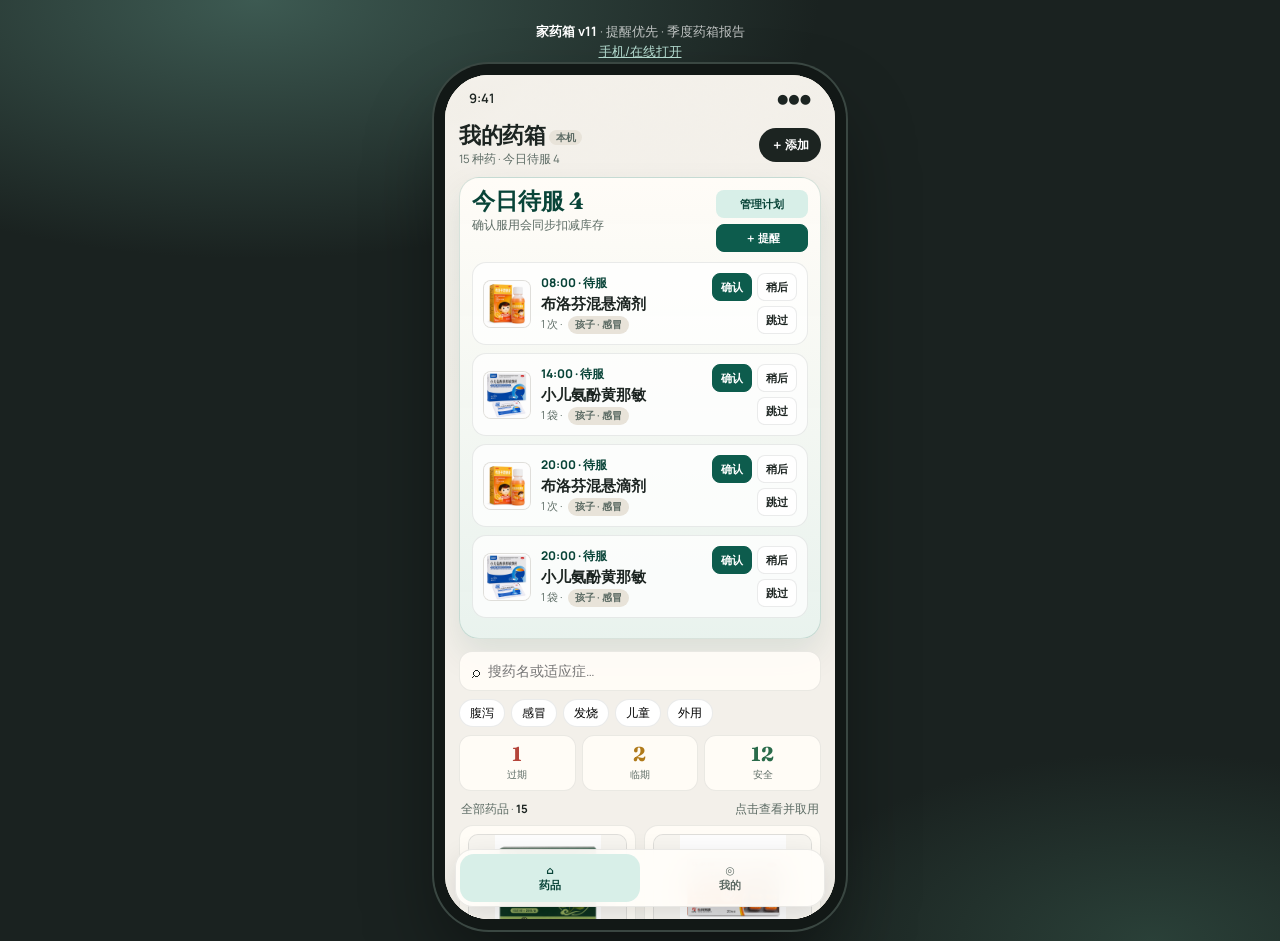
<file: index.html>
<!DOCTYPE html>
<html lang="zh-CN">
<head>
  <meta charset="UTF-8" />
  <meta name="viewport" content="width=device-width, initial-scale=1, maximum-scale=1, user-scalable=no" />
  <title>家药箱 v11 · 提醒优先 · 季度药箱报告</title>
  <link rel="preconnect" href="https://fonts.googleapis.com" />
  <link rel="preconnect" href="https://fonts.gstatic.com" crossorigin />
  <link href="https://fonts.googleapis.com/css2?family=Fraunces:opsz,wght@9..144,560;9..144,700&family=Manrope:wght@400;500;600;700&display=swap" rel="stylesheet" />
  <style>
    :root {
      --ink: #1c2421; --ink-soft: #5c6b64; --paper: #f3f0ea;
      --card: rgba(255,252,247,.95); --line: rgba(28,36,33,.09);
      --teal: #0d5c4d; --teal-deep: #094438; --mint: #d8efe8;
      --coral: #b5453a; --amber: #b07a1a; --ok: #2a6b4a;
      --phone-w: 390px; --phone-h: 844px;
    }
    * { box-sizing: border-box; margin: 0; padding: 0; }
    body {
      min-height: 100vh; display: flex; flex-direction: column;
      align-items: center; justify-content: center; gap: 14px; padding: 22px 12px;
      font-family: "Manrope", system-ui, sans-serif; color: var(--ink);
      background:
        radial-gradient(ellipse 80% 50% at 20% 0%, #3d5a52 0%, transparent 55%),
        radial-gradient(ellipse 60% 40% at 90% 100%, #2a4038 0%, transparent 50%), #1a2220;
    }
    .hint { color: rgba(255,255,255,.72); font-size: 13px; text-align: center; max-width: 400px; line-height: 1.5; }
    .hint strong { color: #fff; } .hint a { color: #b8e0d4; }
    .phone {
      width: var(--phone-w); height: var(--phone-h); border-radius: 44px; overflow: hidden; position: relative;
      background: var(--paper);
      box-shadow: 0 0 0 11px #121816, 0 0 0 13px #3a4742, 0 40px 80px rgba(0,0,0,.45);
    }
    .screen {
      display: none; flex-direction: column; height: 100%; position: absolute; inset: 0;
      background: linear-gradient(180deg, rgba(243,240,234,.94) 0%, #f3f0ea 55%), url("./atmosphere.png") center top / cover no-repeat;
    }
    .screen.active { display: flex; animation: fadeUp .28s ease both; }
    @keyframes fadeUp { from { opacity: 0; transform: translateY(6px); } to { opacity: 1; transform: none; } }
    .status-bar { height: 46px; padding: 14px 24px 0; display: flex; justify-content: space-between; font-size: 13px; font-weight: 600; flex-shrink: 0; }
    .content { flex: 1; overflow-y: auto; padding: 2px 14px 96px; -webkit-overflow-scrolling: touch; }
    .content.no-tab { padding-bottom: 26px; }
    .brand { font-family: "Fraunces", Georgia, serif; font-weight: 700; letter-spacing: -.02em; }
    .nav-title { font-size: 16px; font-weight: 650; text-align: center; padding: 0 40px 10px; position: relative; }
    .back {
      position: absolute; left: 0; top: -2px; border: 1px solid var(--line); background: var(--card);
      width: 34px; height: 34px; border-radius: 11px; color: var(--teal); cursor: pointer; font-size: 18px; font-family: inherit;
    }
    .btn {
      display: flex; align-items: center; justify-content: center; width: 100%; min-height: 48px; border-radius: 14px;
      font-size: 14.5px; font-weight: 650; font-family: inherit; cursor: pointer; border: none; margin-bottom: 9px; padding: 0 12px;
    }
    .btn-primary { background: linear-gradient(180deg, #12705e, var(--teal-deep)); color: #fff; }
    .btn-secondary { background: #fff; color: var(--teal); border: 1.5px solid rgba(13,92,77,.25); }
    .btn-ghost { background: none; color: var(--ink-soft); height: auto; min-height: 34px; font-weight: 500; font-size: 13.5px; }
    .btn-danger { background: #f8ebe9; color: var(--coral); }
    .home-top { display: flex; align-items: center; justify-content: space-between; gap: 10px; margin-bottom: 10px; }
    .home-top h2 { font-size: 22px; line-height: 1.15; }
    .home-sub { font-size: 11.5px; color: var(--ink-soft); margin-top: 3px; }
    .badge { display: inline-flex; font-size: 10px; font-weight: 700; padding: 2px 7px; border-radius: 999px; background: var(--mint); color: var(--teal-deep); margin-left: 4px; vertical-align: middle; }
    .badge.local { background: #e8e3d9; color: var(--ink-soft); }
    .chip-btn { border: 0; background: var(--ink); color: #fff; font-size: 12px; font-weight: 650; font-family: inherit; padding: 8px 12px; border-radius: 999px; cursor: pointer; }
    .chip-row { display: flex; gap: 7px; }
    .chip-row .chip-btn { white-space: nowrap; }
    .panel { background: var(--card); border: 1px solid var(--line); border-radius: 16px; padding: 12px 14px; margin-bottom: 10px; }
    .section-title { font-size: 11px; font-weight: 750; letter-spacing: .05em; text-transform: uppercase; color: var(--ink-soft); margin: 4px 0 7px; }
    .today-panel {
      background: linear-gradient(180deg, rgba(255,252,247,.98), rgba(232,242,237,.96));
      border: 1px solid rgba(13,92,77,.16); border-radius: 20px; padding: 12px; margin-bottom: 12px;
      box-shadow: 0 16px 35px rgba(13,68,56,.10);
    }
    .today-head { display: flex; justify-content: space-between; align-items: flex-start; gap: 8px; margin-bottom: 10px; }
    .today-head h3 { font-family: "Fraunces", serif; font-size: 23px; color: var(--teal-deep); line-height: 1; }
    .today-head p { color: var(--ink-soft); font-size: 11.5px; margin-top: 4px; }
    .small-actions { display: flex; flex-direction: column; gap: 6px; min-width: 92px; }
    .small-actions .mini { background: #fff; }
    .dose-card {
      display: flex; gap: 10px; align-items: center; width: 100%;
      background: rgba(255,255,255,.74); border: 1px solid var(--line); border-radius: 14px;
      padding: 10px; margin-bottom: 8px; text-align: left; font-family: inherit; color: inherit;
    }
    .dose-pack { width: 48px; height: 48px; border-radius: 8px; overflow: hidden; flex-shrink: 0; background: #f3f1ec; border: 1px solid var(--line); }
    .dose-pack img { width: 100%; height: 100%; object-fit: contain; display: block; background: #f7f5f0; }
    .dose-body { flex: 1; min-width: 0; }
    .dose-time { font-size: 12px; font-weight: 750; color: var(--teal-deep); }
    .dose-name { font-family: "Fraunces", serif; font-size: 15px; font-weight: 700; margin-top: 2px; }
    .dose-meta { font-size: 11px; color: var(--ink-soft); margin-top: 2px; line-height: 1.35; }
    .dose-card.taken, .dose-card.skipped { opacity: .48; }
    .dose-actions { display: flex; gap: 5px; flex-shrink: 0; flex-wrap: wrap; justify-content: flex-end; max-width: 118px; }
    .mini { border: 1px solid var(--line); background: #fff; border-radius: 8px; padding: 5px 8px; font-size: 11px; font-weight: 650; font-family: inherit; cursor: pointer; color: inherit; }
    .mini.primary { background: var(--teal); color: #fff; border-color: var(--teal); }
    .mini.danger { color: var(--coral); background: #fbf1ef; }
    .mini.soft { background: var(--mint); color: var(--teal-deep); border-color: transparent; }
    .search {
      display: flex; align-items: center; gap: 8px; background: var(--card); border: 1px solid var(--line);
      border-radius: 13px; padding: 0 12px; height: 40px; margin-bottom: 8px;
    }
    .search input { border: 0; outline: none; flex: 1; font-size: 13.5px; font-family: inherit; background: transparent; }
    .tags { display: flex; gap: 6px; overflow-x: auto; margin-bottom: 8px; scrollbar-width: none; }
    .tags::-webkit-scrollbar { display: none; }
    .tag {
      flex-shrink: 0; background: #fff; border: 1px solid var(--line); border-radius: 999px;
      padding: 5px 10px; font-size: 11.5px; font-weight: 500; font-family: inherit; cursor: pointer;
    }
    .stats { display: grid; grid-template-columns: 1fr 1fr 1fr; gap: 6px; margin-bottom: 10px; }
    .stat { background: var(--card); border-radius: 12px; padding: 8px 4px; text-align: center; border: 1px solid var(--line); }
    .stat .n { font-family: "Fraunces", serif; font-size: 20px; font-weight: 700; line-height: 1; }
    .stat.expired .n { color: var(--coral); } .stat.soon .n { color: var(--amber); } .stat.ok .n { color: var(--ok); }
    .stat .l { font-size: 10px; color: var(--ink-soft); margin-top: 3px; }
    .sort-row { display: flex; justify-content: space-between; margin: 0 2px 8px; font-size: 11.5px; color: var(--ink-soft); }
    .sort-row strong { color: var(--ink); }
    .med-grid { display: grid; grid-template-columns: 1fr 1fr; gap: 8px; }
    .med-card {
      background: var(--card); border: 1px solid var(--line); border-radius: 14px;
      padding: 8px; cursor: pointer; text-align: left; font-family: inherit; color: inherit;
      display: flex; flex-direction: column; gap: 6px;
    }
    .pack {
      width: 100%; height: 108px; border-radius: 10px; overflow: hidden;
      background: #f3f1ec; border: 1px solid var(--line);
    }
    .pack img, .detail-pack img { width: 100%; height: 100%; object-fit: contain; object-position: center; display: block; background: #f7f5f0; }
    .med-card .name { font-family: "Fraunces", serif; font-size: 14px; font-weight: 700; line-height: 1.2; letter-spacing: -.02em; }
    .med-card .inds { font-size: 11px; font-weight: 650; color: var(--teal-deep); line-height: 1.35; }
    .med-card .exp-line {
      margin-top: auto; padding-top: 2px; font-size: 11px; font-weight: 700;
      display: flex; justify-content: space-between; align-items: baseline; gap: 4px;
    }
    .ok { color: var(--ok); } .soon { color: var(--amber); } .expired { color: var(--coral); }
    .med-card .qty { font-size: 11px; font-weight: 650; color: var(--ink-soft); }
    .detail-pack {
      width: 100%; height: 180px; border-radius: 14px; margin-bottom: 12px;
      overflow: hidden; background: #f3f1ec; border: 1px solid var(--line);
    }
    .tabbar {
      position: absolute; left: 10px; right: 10px; bottom: 12px; height: 58px;
      background: rgba(255,253,249,.95); backdrop-filter: blur(14px); border: 1px solid var(--line);
      border-radius: 18px; display: flex; padding: 4px; box-shadow: 0 10px 28px rgba(28,36,33,.12);
    }
    .tab {
      flex: 1; border: 0; background: transparent; border-radius: 14px; font-family: inherit;
      font-size: 10.5px; font-weight: 650; color: var(--ink-soft); cursor: pointer;
      display: flex; flex-direction: column; align-items: center; justify-content: center; gap: 1px;
    }
    .tab.active { background: var(--mint); color: var(--teal-deep); }
    .detail-hero { background: var(--card); border: 1px solid var(--line); border-radius: 18px; padding: 16px; margin-bottom: 10px; }
    .detail-hero .name { font-family: "Fraunces", serif; font-size: 24px; margin-bottom: 8px; }
    .tag-wrap { display: flex; flex-wrap: wrap; gap: 5px; margin-bottom: 10px; }
    .mini-tag { font-size: 11px; font-weight: 650; padding: 3px 8px; border-radius: 7px; background: #eef3f1; color: var(--ink-soft); }
    .mini-tag.crowd { background: #e7f0fb; color: #2a5f8f; }
    .mini-tag.route { background: var(--mint); color: var(--teal-deep); }
    .mini-tag.form { background: #f3eadc; color: #8a5a20; }
    .path-box { padding: 10px 12px; border-radius: 12px; background: #f0f5f2; font-size: 13px; font-weight: 650; color: var(--teal-deep); margin-bottom: 10px; }
    .path-box small { display: block; font-size: 11px; font-weight: 500; color: var(--ink-soft); margin-bottom: 2px; }
    .kv { display: grid; grid-template-columns: 64px 1fr; gap: 7px 8px; font-size: 13px; }
    .kv .k { color: var(--ink-soft); } .kv .v { font-weight: 650; }
    .take-panel { background: linear-gradient(180deg, #eef8f4, #e4f2ec); border: 1px solid rgba(13,92,77,.15); border-radius: 16px; padding: 12px; margin-bottom: 10px; }
    .take-panel h4 { font-size: 13px; font-weight: 750; color: var(--teal-deep); margin-bottom: 8px; }
    .take-row { display: flex; align-items: center; justify-content: space-between; margin: 8px 0; }
    .qty-ctrl { display: flex; align-items: center; gap: 8px; }
    .qty-btn { width: 30px; height: 30px; border-radius: 9px; border: 1px solid var(--line); background: #fff; font-size: 16px; font-family: inherit; cursor: pointer; }
    .qty-num { min-width: 22px; text-align: center; font-weight: 750; }
    .field-select, .field {
      width: 100%; min-height: 42px; border: 1px solid var(--line); border-radius: 11px; padding: 0 12px;
      font-size: 13.5px; font-family: inherit; background: #fff; margin-top: 6px; color: var(--ink);
    }
    .field { padding: 0 12px; }
    .disclaimer { font-size: 11.5px; color: var(--ink-soft); line-height: 1.45; margin-bottom: 10px; }
    .result {
      width: 100%; background: var(--card); border-radius: 14px; padding: 12px; margin-bottom: 7px; border: 1px solid var(--line);
      text-align: left; font-family: inherit; color: inherit; cursor: pointer;
    }
    .result-row { display: flex; gap: 12px; align-items: center; }
    .result-body { flex: 1; min-width: 0; }
    .pack-thumb { width: 64px !important; height: 64px !important; flex-shrink: 0; border-radius: 8px; }
    .result .r-name { font-family: "Fraunces", serif; font-size: 18px; font-weight: 700; }
    .result .r-inds { font-size: 12px; font-weight: 650; color: var(--teal-deep); margin-top: 4px; }
    .result .r-exp { font-size: 12px; font-weight: 700; margin-top: 4px; }
    .scan-frame {
      margin: 8px 0 12px; height: 200px; border-radius: 20px; background: linear-gradient(160deg, #1c2a26, #0f1614);
      position: relative; cursor: pointer; display: grid; place-items: center;
    }
    .scan-frame::before { content: ""; position: absolute; inset: 34px; border: 1.5px solid rgba(184,224,212,.45); border-radius: 12px; }
    .scan-frame p { color: #e8f5f1; font-size: 13.5px; text-align: center; z-index: 1; }
    .form-card { background: var(--card); border-radius: 16px; padding: 2px 12px; border: 1px solid var(--line); margin-bottom: 10px; }
    .form-row {
      display: flex; justify-content: space-between; align-items: center; padding: 11px 0;
      border-bottom: 1px solid var(--line); font-size: 13.5px; gap: 8px;
    }
    .form-row:last-child { border-bottom: 0; }
    .form-row .k { color: var(--ink-soft); } .form-row .v { font-weight: 650; text-align: right; }
    .unit-pills, .time-pills { display: flex; flex-wrap: wrap; gap: 6px; justify-content: flex-end; }
    .unit-pill, .time-pill { border: 1px solid var(--line); background: #fff; border-radius: 8px; padding: 6px 10px; font-size: 12px; font-family: inherit; cursor: pointer; }
    .unit-pill.on, .time-pill.on { background: var(--mint); border-color: rgba(13,92,77,.25); color: var(--teal-deep); font-weight: 700; }
    .menu-list { background: var(--card); border-radius: 16px; border: 1px solid var(--line); overflow: hidden; margin-bottom: 10px; }
    .menu-item {
      width: 100%; display: flex; justify-content: space-between; align-items: center; padding: 13px;
      border: 0; border-bottom: 1px solid var(--line); background: transparent; font-family: inherit;
      font-size: 13.5px; font-weight: 650; cursor: pointer; text-align: left; color: inherit;
    }
    .menu-item:last-child { border-bottom: 0; }
    .menu-item .sub { display: block; font-size: 11px; font-weight: 500; color: var(--ink-soft); margin-top: 2px; }
    .member { display: flex; align-items: center; gap: 10px; background: var(--card); border: 1px solid var(--line); border-radius: 13px; padding: 9px; margin-bottom: 6px; }
    .avatar { width: 38px; height: 38px; border-radius: 11px; background: var(--mint); color: var(--teal-deep); display: grid; place-items: center; font-weight: 750; font-family: "Fraunces", serif; }
    .member-info { flex: 1; } .member-info .n { font-weight: 750; font-size: 13.5px; } .member-info .d { font-size: 11px; color: var(--ink-soft); }
    .invite-code {
      text-align: center; font-family: "Fraunces", serif; font-size: 28px; font-weight: 700; letter-spacing: .16em;
      padding: 12px; background: linear-gradient(180deg, #fff, var(--mint)); border-radius: 14px;
      border: 1px dashed rgba(13,92,77,.35); margin: 4px 0 9px; color: var(--teal-deep);
    }
    label.field-label { display: block; font-size: 11px; font-weight: 750; color: var(--ink-soft); margin: 10px 0 5px; letter-spacing: .04em; text-transform: uppercase; }
    .empty-block { text-align: center; padding: 22px 8px 4px; }
    .empty-block .mark, .hero-login .mark { margin: 0 auto 10px; border-radius: 14px; background: var(--mint); display: grid; place-items: center; font-family: "Fraunces", serif; color: var(--teal-deep); }
    .empty-block .mark { width: 52px; height: 52px; font-size: 20px; }
    .empty-block h2, .hero-login h1 { font-family: "Fraunces", serif; margin-bottom: 5px; }
    .empty-block p, .hero-login p { color: var(--ink-soft); font-size: 13px; line-height: 1.45; margin-bottom: 16px; }
    .hero-login { text-align: center; padding: 24px 8px 16px; }
    .hero-login .mark { width: 58px; height: 58px; font-size: 22px; }
    .toast {
      position: absolute; left: 50%; bottom: 84px; transform: translateX(-50%) translateY(8px);
      background: var(--ink); color: #fff; padding: 9px 12px; border-radius: 11px; font-size: 12px;
      opacity: 0; pointer-events: none; transition: .25s ease; max-width: 88%; text-align: center; z-index: 40;
    }
    .toast.show { opacity: 1; transform: translateX(-50%) translateY(0); }
    .plan-card {
      background: var(--card); border: 1px solid var(--line); border-radius: 15px;
      padding: 12px; margin-bottom: 8px; font-size: 13px;
    }
    .plan-title { display: flex; align-items: center; gap: 8px; font-weight: 750; }
    .plan-title img { width: 38px; height: 38px; object-fit: contain; background: #f7f5f0; border: 1px solid var(--line); border-radius: 8px; }
    .plan-meta { color: var(--ink-soft); font-size: 12px; margin-top: 6px; line-height: 1.45; }
    .report-hero {
      background: linear-gradient(160deg, #0d5c4d, #16372f 58%, #efe7d8);
      color: #fff; border-radius: 24px; padding: 18px; margin-bottom: 10px; box-shadow: 0 18px 40px rgba(13,68,56,.22);
    }
    .report-hero .eyebrow { font-size: 11px; opacity: .74; font-weight: 750; letter-spacing: .08em; text-transform: uppercase; }
    .report-hero .big { font-family: "Fraunces", serif; font-size: 48px; font-weight: 700; line-height: .95; margin: 10px 0 4px; }
    .report-hero .big span { font-size: 20px; }
    .report-grid { display: grid; grid-template-columns: 1fr 1fr; gap: 8px; margin-bottom: 10px; }
    .report-card { background: var(--card); border: 1px solid var(--line); border-radius: 16px; padding: 12px; }
    .report-card .n { font-family: "Fraunces", serif; font-size: 30px; line-height: 1; font-weight: 700; }
    .report-card .l { font-size: 11.5px; color: var(--ink-soft); margin-top: 4px; line-height: 1.35; }
    .list-line { font-size: 12.5px; line-height: 1.55; color: var(--ink-soft); }
    .share-card {
      min-height: 620px; border-radius: 30px; padding: 24px 22px;
      background:
        radial-gradient(circle at 24% 8%, rgba(216,239,232,.8), transparent 34%),
        linear-gradient(180deg, #fffcf7 0%, #eef2ec 58%, #0d5c4d 100%);
      border: 1px solid rgba(13,92,77,.18); box-shadow: 0 24px 60px rgba(13,68,56,.22);
      display: flex; flex-direction: column; color: var(--ink);
    }
    .share-card .topline { font-size: 12px; font-weight: 750; color: var(--teal-deep); letter-spacing: .08em; text-transform: uppercase; }
    .share-card h1 { font-family: "Fraunces", serif; font-size: 36px; line-height: 1.04; margin: 16px 0 12px; letter-spacing: -.03em; }
    .share-number { font-family: "Fraunces", serif; font-size: 76px; color: var(--teal-deep); line-height: .9; }
    .share-pill { background: rgba(255,255,255,.75); border: 1px solid rgba(13,92,77,.14); border-radius: 18px; padding: 12px; margin-top: 10px; }
    .share-pill strong { font-family: "Fraunces", serif; font-size: 25px; color: var(--teal-deep); }
    .share-foot { margin-top: auto; color: rgba(255,255,255,.78); font-size: 12px; line-height: 1.45; }
  </style>
</head>
<body>
  <p class="hint">
    <strong>家药箱 v11</strong> · 提醒优先 · 季度药箱报告<br />
    <a href="https://htmlpreview.github.io/?https://github.com/xiaoqingwang07/smart-medicine-cabinet/blob/gh-pages/index.html">手机/在线打开</a>
  </p>

  <div class="phone">
    <section class="screen active" id="p05">
      <div class="status-bar"><span>9:41</span><span>●●●</span></div>
      <div class="content">
        <div class="home-top">
          <div>
            <h2 class="brand" id="home-title">我的药箱<span class="badge local">本机</span></h2>
            <div class="home-sub" id="home-sub">提醒优先 · 包装照找药</div>
          </div>
          <button class="chip-btn" onclick="go('p06')">＋ 添加</button>
        </div>

        <section class="today-panel" id="today-doses">
          <div class="today-head">
            <div>
              <h3 id="today-title">今日待服 0</h3>
              <p>确认服用会同步扣减库存</p>
            </div>
            <div class="small-actions">
              <button class="mini soft" onclick="go('p18')">管理计划</button>
              <button class="mini primary" onclick="go('p19')">＋ 提醒</button>
            </div>
          </div>
          <div id="today-dose-list"></div>
        </section>

        <div class="search">
          <span>⌕</span>
          <input id="search-input" placeholder="搜药名或适应症…" onkeydown="if(event.key==='Enter')searchMed()" />
        </div>
        <div class="tags">
          <button class="tag" onclick="searchMed('腹泻')">腹泻</button>
          <button class="tag" onclick="searchMed('感冒')">感冒</button>
          <button class="tag" onclick="searchMed('发烧')">发烧</button>
          <button class="tag" onclick="searchMed('儿童')">儿童</button>
          <button class="tag" onclick="searchMed('外用')">外用</button>
        </div>
        <div class="stats">
          <div class="stat expired"><div class="n" id="n-expired">0</div><div class="l">过期</div></div>
          <div class="stat soon"><div class="n" id="n-soon">0</div><div class="l">临期</div></div>
          <div class="stat ok"><div class="n" id="n-ok">0</div><div class="l">安全</div></div>
        </div>
        <div class="sort-row"><span>全部药品 · <strong id="med-count">0</strong></span><span>点击查看并取用</span></div>
        <div class="med-grid" id="med-grid"></div>
      </div>
      <nav class="tabbar">
        <button class="tab active" onclick="go('p05')"><span>⌂</span>药品</button>
        <button class="tab" onclick="go('p09')"><span>◎</span>我的</button>
      </nav>
    </section>

    <section class="screen" id="p18">
      <div class="status-bar"><span>9:41</span><span>●●●</span></div>
      <div class="content no-tab">
        <div class="nav-title"><button class="back" onclick="go('p05')">‹</button>管理计划</div>
        <div class="panel">
          <div class="brand" style="font-size:22px">进行中提醒</div>
          <p class="disclaimer" style="margin-top:6px">结束计划后，今天和之后的待服提醒不再出现；已确认记录保留。</p>
        </div>
        <div id="plan-list"></div>
        <button class="btn btn-primary" onclick="go('p19')">＋ 新建提醒</button>
      </div>
    </section>

    <section class="screen" id="p19">
      <div class="status-bar"><span>9:41</span><span>●●●</span></div>
      <div class="content no-tab">
        <div class="nav-title"><button class="back" onclick="go('p05')">‹</button>新建提醒</div>
        <label class="field-label">选择药品</label>
        <select class="field-select" id="plan-med"></select>
        <label class="field-label">每次用量</label>
        <div class="take-row" style="background:var(--card);border:1px solid var(--line);border-radius:12px;padding:10px 12px">
          <span class="qty-ctrl">
            <button type="button" class="qty-btn" onclick="changePlanAmt(-1)">−</button>
            <span class="qty-num" id="plan-amt">1</span>
            <button type="button" class="qty-btn" onclick="changePlanAmt(1)">＋</button>
            <span id="plan-unit" style="font-size:12px;color:var(--ink-soft)">袋</span>
          </span>
        </div>
        <label class="field-label">提醒钟点（可多选）</label>
        <div class="time-pills" id="plan-times">
          <button type="button" class="time-pill on" data-t="08:00" onclick="togglePlanTime(this)">08:00</button>
          <button type="button" class="time-pill" data-t="12:00" onclick="togglePlanTime(this)">12:00</button>
          <button type="button" class="time-pill on" data-t="14:00" onclick="togglePlanTime(this)">14:00</button>
          <button type="button" class="time-pill" data-t="18:00" onclick="togglePlanTime(this)">18:00</button>
          <button type="button" class="time-pill on" data-t="20:00" onclick="togglePlanTime(this)">20:00</button>
        </div>
        <label class="field-label">连续天数</label>
        <select class="field-select" id="plan-days">
          <option value="3">3 天</option>
          <option value="5">5 天</option>
          <option value="7" selected>7 天</option>
          <option value="14">14 天</option>
          <option value="30">30 天</option>
        </select>
        <label class="field-label">给谁（可选）</label>
        <input class="field" id="plan-who" placeholder="如：孩子、妈妈、我" value="孩子" />
        <label class="field-label">因何事（可选）</label>
        <input class="field" id="plan-why" placeholder="如：感冒、换季过敏" value="感冒" />
        <p class="disclaimer" style="margin-top:12px">请按说明书或医嘱设置。这里不提供剂量建议。</p>
        <button class="btn btn-primary" onclick="savePlan()">保存计划并生成今日待服</button>
      </div>
    </section>

    <section class="screen" id="p11">
      <div class="status-bar"><span>9:41</span><span>●●●</span></div>
      <div class="content no-tab">
        <div class="nav-title"><button class="back" id="detail-back" onclick="go('p05')">‹</button>药品详情</div>
        <div class="detail-hero" id="detail-hero"></div>
        <div class="take-panel" id="take-panel"></div>
        <p class="disclaimer">请按说明书或医嘱服用。本原型只记录库存，不构成医疗建议。</p>
      </div>
    </section>

    <section class="screen" id="p06">
      <div class="status-bar"><span>9:41</span><span>●●●</span></div>
      <div class="content no-tab">
        <div class="nav-title"><button class="back" onclick="go('p05')">‹</button>添加药品</div>
        <div class="scan-frame" onclick="go('p07')"><p>对准药盒条码<br /><span style="opacity:.65;font-size:12px">点按模拟识别</span></p></div>
        <button class="btn btn-ghost" onclick="go('p07')">改为拍照识别</button>
      </div>
    </section>

    <section class="screen" id="p07">
      <div class="status-bar"><span>9:41</span><span>●●●</span></div>
      <div class="content no-tab">
        <div class="nav-title"><button class="back" onclick="go('p06')">‹</button>确认信息</div>
        <div class="form-card">
          <div class="form-row"><span class="k">药品名称</span><span class="v" style="font-family:Fraunces,serif">小儿氨酚黄那敏</span></div>
          <div class="form-row"><span class="k">适应症</span><span class="v">感冒 · 发热</span></div>
          <div class="form-row"><span class="k">地点 / 药箱</span><span class="v">客厅药柜 · 儿童药箱</span></div>
          <div class="form-row"><span class="k">有效期至</span><span class="v">2027-05-20</span></div>
          <div class="form-row">
            <span class="k">数量</span>
            <span class="v qty-ctrl">
              <button type="button" class="qty-btn" onclick="changeFormQty(-1)">−</button>
              <span class="qty-num" id="form-qty">10</span>
              <button type="button" class="qty-btn" onclick="changeFormQty(1)">＋</button>
              <span id="form-unit-label" style="font-size:12px;color:var(--ink-soft)">袋</span>
            </span>
          </div>
          <div class="form-row"><span class="k">单位</span>
            <span class="v unit-pills">
              <button type="button" class="unit-pill on" onclick="setFormUnit(this,'袋')">袋</button>
              <button type="button" class="unit-pill" onclick="setFormUnit(this,'盒')">盒</button>
            </span>
          </div>
        </div>
        <button class="btn btn-primary" onclick="saveHome()">保存</button>
      </div>
    </section>

    <section class="screen" id="p08">
      <div class="status-bar"><span>9:41</span><span>●●●</span></div>
      <div class="content no-tab">
        <div class="nav-title"><button class="back" onclick="go('p05')">‹</button>找药结果</div>
        <div class="panel">正在找：<span class="brand" id="query-text" style="font-size:18px;color:var(--teal)">感冒</span></div>
        <div id="results"></div>
      </div>
    </section>

    <section class="screen" id="p09">
      <div class="status-bar"><span>9:41</span><span>●●●</span></div>
      <div class="content">
        <div class="home-top"><div><h2 class="brand">我的</h2><div class="home-sub">账号、家庭与季度报告</div></div></div>
        <div class="section-title">功能</div>
        <div class="menu-list">
          <button class="menu-item" onclick="go('p06')"><span>添加药品<span class="sub">扫码录入</span></span><span>›</span></button>
          <button class="menu-item" onclick="go('p18')"><span>管理提醒计划<span class="sub">结束进行中的用药提醒</span></span><span>›</span></button>
          <button class="menu-item" onclick="go('p20')"><span>家庭药箱季报<span class="sub">囤药、过期、浪费与分享卡</span></span><span>›</span></button>
        </div>
        <div class="section-title">账号与家庭</div>
        <div class="menu-list">
          <button class="menu-item" onclick="go('p01')"><span>登录账号<span class="sub" id="login-hint">可稍后</span></span><span>›</span></button>
          <button class="menu-item" onclick="openFamilyGate()"><span>家庭与成员管理<span class="sub" id="family-hint">邀请 / 移除</span></span><span>›</span></button>
        </div>
      </div>
      <nav class="tabbar">
        <button class="tab" onclick="go('p05')"><span>⌂</span>药品</button>
        <button class="tab active" onclick="go('p09')"><span>◎</span>我的</button>
      </nav>
    </section>

    <section class="screen" id="p20">
      <div class="status-bar"><span>9:41</span><span>●●●</span></div>
      <div class="content no-tab">
        <div class="nav-title"><button class="back" onclick="go('p09')">‹</button>家庭药箱季报</div>
        <div id="report-content"></div>
      </div>
    </section>

    <section class="screen" id="p21">
      <div class="status-bar"><span>9:41</span><span>●●●</span></div>
      <div class="content no-tab">
        <div class="nav-title"><button class="back" onclick="go('p20')">‹</button>分享卡</div>
        <div id="share-card-wrap"></div>
      </div>
    </section>

    <section class="screen" id="p01">
      <div class="status-bar"><span>9:41</span><span>●●●</span></div>
      <div class="content no-tab">
        <div class="nav-title"><button class="back" onclick="go('p09')">‹</button>登录</div>
        <div class="hero-login"><div class="mark">药</div><h1>登录后可同步</h1><p>开通家庭共享前需先登录</p></div>
        <button class="btn btn-primary" onclick="doLogin()">通过 Apple 登录</button>
        <button class="btn btn-secondary" onclick="doLogin()">手机号登录</button>
        <button class="btn btn-ghost" onclick="go('p09')">暂时跳过</button>
      </div>
    </section>

    <section class="screen" id="p02">
      <div class="status-bar"><span>9:41</span><span>●●●</span></div>
      <div class="content no-tab">
        <div class="nav-title"><button class="back" onclick="go('p09')">‹</button>家庭共享</div>
        <div class="empty-block"><div class="mark">家</div><h2>和家人共用药箱</h2><p>药品、提醒和季报可以一起同步。</p></div>
        <button class="btn btn-primary" onclick="go('p03')">创建家庭药箱</button>
        <button class="btn btn-secondary" onclick="go('p04')">输入邀请码加入</button>
      </div>
    </section>

    <section class="screen" id="p03">
      <div class="status-bar"><span>9:41</span><span>●●●</span></div>
      <div class="content no-tab">
        <div class="nav-title"><button class="back" onclick="go('p02')">‹</button>创建家庭</div>
        <label class="field-label">家庭名称</label>
        <input class="field" id="family-name" value="张家药箱" />
        <button class="btn btn-primary" onclick="createFamily()">创建并管理成员</button>
      </div>
    </section>

    <section class="screen" id="p04">
      <div class="status-bar"><span>9:41</span><span>●●●</span></div>
      <div class="content no-tab">
        <div class="nav-title"><button class="back" onclick="go('p02')">‹</button>加入家庭</div>
        <div class="invite-code">482916</div>
        <button class="btn btn-primary" onclick="joinFamily()">确认加入</button>
      </div>
    </section>

    <section class="screen" id="p10">
      <div class="status-bar"><span>9:41</span><span>●●●</span></div>
      <div class="content no-tab">
        <div class="nav-title"><button class="back" onclick="go('p09')">‹</button>家庭与成员</div>
        <div class="panel">
          <div style="font-size:11px;color:var(--ink-soft);font-weight:750">当前家庭</div>
          <div style="display:flex;justify-content:space-between;align-items:center;margin-top:4px">
            <div class="brand" id="family-manage-title" style="font-size:20px">张家药箱</div>
            <button class="mini" onclick="renameFamily()">改名</button>
          </div>
          <div style="font-size:12px;color:var(--ink-soft);margin-top:4px" id="member-count-label">成员</div>
        </div>
        <div class="section-title">成员管理</div>
        <div id="member-list"></div>
        <div class="invite-code">482916</div>
        <button class="btn btn-primary" onclick="toast('邀请码已复制')">复制邀请码</button>
        <button class="btn btn-danger" onclick="leaveFamily()">退出家庭共享</button>
      </div>
    </section>

    <div class="toast" id="toast"></div>
  </div>

  <script>
    const TODAY = "2026-07-12";
    const todayDate = new Date(TODAY + "T00:00:00");
    let loggedIn = false, familyName = null, formQty = 10, formUnit = "袋";
    let takeAmount = 1, detailId = null, detailBack = "p05", planAmt = 1;

    let members = [
      { id: "me", name: "张三", note: "我 · 创建者", me: true, initial: "张" },
      { id: "m2", name: "李四", note: "配偶", me: false, initial: "李" },
      { id: "m3", name: "张母", note: "父母", me: false, initial: "母" },
    ];

    const places = { living: { name: "客厅药柜" }, fridge: { name: "冰箱冷藏" } };
    const cabinets = {
      c1: { placeId: "living", name: "儿童药箱" },
      c2: { placeId: "living", name: "感冒冲剂箱" },
      c3: { placeId: "living", name: "外用消毒箱" },
      c4: { placeId: "living", name: "成人常备箱" },
      c5: { placeId: "fridge", name: "冷藏专用盒" },
    };

    let meds = [
      { id: 1, cabinetId: "c1", name: "布洛芬混悬滴剂", packImg: "packs/pack-01-meilin.png", crowd: "儿童", route: "内服", form: "液体", efficacy: ["退烧","止痛","发烧"], expiry: "2026-08-01", qty: 8, unit: "次" },
      { id: 2, cabinetId: "c1", name: "小儿氨酚黄那敏", packImg: "packs/pack-02-xiaoer.png", crowd: "儿童", route: "内服", form: "冲剂", efficacy: ["感冒","发热"], expiry: "2027-05-20", qty: 8, unit: "袋" },
      { id: 3, cabinetId: "c1", name: "蒙脱石散", packImg: "packs/pack-03-smecta.png", crowd: "儿童", route: "内服", form: "散剂", efficacy: ["腹泻"], expiry: "2027-08-15", qty: 6, unit: "袋" },
      { id: 4, cabinetId: "c2", name: "连花清瘟颗粒", packImg: "packs/pack-04-lianhua.png", crowd: "成人", route: "内服", form: "冲剂", efficacy: ["感冒","发热"], expiry: "2027-11-20", qty: 12, unit: "袋" },
      { id: 5, cabinetId: "c2", name: "板蓝根颗粒", packImg: "packs/pack-05-banlangen.png", crowd: "成人", route: "内服", form: "冲剂", efficacy: ["感冒"], expiry: "2026-09-12", qty: 10, unit: "袋" },
      { id: 6, cabinetId: "c2", name: "小柴胡颗粒", packImg: "packs/pack-06-xiaochaihu.png", crowd: "成人", route: "内服", form: "冲剂", efficacy: ["感冒","发热"], expiry: "2027-02-01", qty: 6, unit: "袋" },
      { id: 7, cabinetId: "c3", name: "创可贴", packImg: "packs/pack-07-bandaid.png", crowd: "通用", route: "外用", form: "贴剂", efficacy: ["外伤"], expiry: "2028-01-20", qty: 20, unit: "贴" },
      { id: 8, cabinetId: "c3", name: "碘伏棉棒", packImg: "packs/pack-08-iodine.png", crowd: "通用", route: "外用", form: "消毒", efficacy: ["外伤","消毒"], expiry: "2027-04-08", qty: 1, unit: "盒" },
      { id: 9, cabinetId: "c3", name: "红霉素软膏", packImg: "packs/pack-09-erythromycin.png", crowd: "通用", route: "外用", form: "膏剂", efficacy: ["皮肤"], expiry: "2026-12-30", qty: 1, unit: "支" },
      { id: 10, cabinetId: "c4", name: "布洛芬缓释胶囊", packImg: "packs/pack-10-fenbid.png", crowd: "成人", route: "内服", form: "胶囊", efficacy: ["止痛","退烧"], expiry: "2026-07-28", qty: 10, unit: "粒" },
      { id: 11, cabinetId: "c4", name: "氯雷他定片", packImg: "packs/pack-11-loratadine.png", crowd: "成人", route: "内服", form: "片剂", efficacy: ["过敏"], expiry: "2027-06-30", qty: 6, unit: "片" },
      { id: 12, cabinetId: "c4", name: "维生素C片", packImg: "packs/pack-12-vitaminc.png", crowd: "成人", route: "内服", form: "片剂", efficacy: ["维生素"], expiry: "2028-03-01", qty: 30, unit: "片" },
      { id: 13, cabinetId: "c5", name: "整肠生", packImg: "packs/pack-13-zhengchangsheng.png", crowd: "成人", route: "内服", form: "胶囊", efficacy: ["腹泻","肠道菌群"], expiry: "2027-03-01", qty: 24, unit: "粒" },
      { id: 14, cabinetId: "c5", name: "左氧氟沙星滴眼液", packImg: "packs/pack-14-eyedrops.png", crowd: "通用", route: "外用", form: "滴眼液", efficacy: ["眼部"], expiry: "2026-05-10", qty: 1, unit: "支" },
      { id: 15, cabinetId: "c5", name: "开塞露", packImg: "packs/pack-15-kaisailu.png", crowd: "通用", route: "外用", form: "液体", efficacy: ["便秘"], expiry: "2026-12-01", qty: 3, unit: "支" },
    ];

    let plans = [
      { id: "pl1", medId: 1, amount: 1, unit: "次", times: ["08:00","20:00"], days: 7, status: "active", tagWho: "孩子", tagWhy: "感冒", start: "2026-07-09" },
      { id: "pl2", medId: 2, amount: 1, unit: "袋", times: ["08:00","14:00","20:00"], days: 7, status: "active", tagWho: "孩子", tagWhy: "感冒", start: "2026-07-09" },
    ];
    let doses = [
      { id: "d1", planId: "pl1", medId: 1, date: "2026-07-12", time: "08:00", status: "pending", amount: 1, unit: "次" },
      { id: "d2", planId: "pl2", medId: 2, date: "2026-07-12", time: "08:00", status: "taken", amount: 1, unit: "袋" },
      { id: "d3", planId: "pl2", medId: 2, date: "2026-07-12", time: "14:00", status: "pending", amount: 1, unit: "袋" },
      { id: "d4", planId: "pl1", medId: 1, date: "2026-07-12", time: "20:00", status: "pending", amount: 1, unit: "次" },
      { id: "d5", planId: "pl2", medId: 2, date: "2026-07-12", time: "20:00", status: "pending", amount: 1, unit: "袋" },
    ];

    const price = {
      "儿童退烧": 38, "感冒": 26, "外伤": 18, "腹泻": 32, "过敏": 24,
      "止痛": 22, "维生素": 35, "眼部": 28, "皮肤": 16, "便秘": 12, "默认": 20,
    };

    function medById(id) { return meds.find(m => m.id === Number(id)); }
    function planById(id) { return plans.find(p => p.id === id); }
    function parseDate(s) { const [y,m,d]=s.split("-").map(Number); return new Date(y,m-1,d); }
    function daysLeft(expiry) { return Math.ceil((parseDate(expiry) - todayDate) / 86400000); }
    function statusOf(expiry) {
      const d = daysLeft(expiry);
      if (d < 0) return "expired";
      if (d <= 30) return "soon";
      return "ok";
    }
    function todayStr() { return TODAY; }
    function qtyText(m) { return `${m.qty} ${m.unit}`; }
    function indsText(m) { return m.efficacy.join(" · "); }
    function packHTML(m, mode) {
      const cls = mode === "detail" ? "detail-pack" : mode === "thumb" ? "pack pack-thumb" : "pack";
      return `<div class="${cls}"><img src="${m.packImg}" alt="${m.name}包装" loading="lazy" /></div>`;
    }
    function timingText(expiry) {
      const d = daysLeft(expiry);
      if (d < 0) return `已过期 ${Math.abs(d)} 天`;
      if (d === 0) return "今天到期";
      if (d <= 30) return `临期 · 还剩 ${d} 天`;
      return `有效至 ${expiry.slice(2)}`;
    }
    function expFull(expiry) {
      const s = statusOf(expiry);
      const d = daysLeft(expiry);
      if (s === "expired") return `有效期至 ${expiry}（已过期 ${Math.abs(d)} 天）`;
      if (s === "soon") return `有效期至 ${expiry}（还剩 ${d} 天）`;
      return `有效期至 ${expiry}`;
    }
    function pathOf(m) {
      const cab = cabinets[m.cabinetId];
      return `${places[cab.placeId].name} · ${cab.name}`;
    }
    function doseStatusLabel(s) {
      return { pending: "待服", taken: "已服", skipped: "已跳过", snoozed: "稍后" }[s] || s;
    }
    function tagText(plan) {
      return [plan?.tagWho, plan?.tagWhy].filter(Boolean).join(" · ");
    }
    function activePlanDoses() {
      return doses.filter(d => {
        const p = planById(d.planId);
        return d.date === todayStr() && p && p.status === "active";
      }).sort((a, b) => a.time.localeCompare(b.time));
    }
    function pendingToday() {
      return activePlanDoses().filter(d => d.status === "pending" || d.status === "snoozed");
    }

    function renderDoseCard(d, compact) {
      const p = planById(d.planId);
      const m = medById(d.medId);
      const action = (d.status === "pending" || d.status === "snoozed") && p?.status === "active"
        ? `<div class="dose-actions">
            <button type="button" class="mini primary" onclick="event.stopPropagation();confirmDose('${d.id}')">确认</button>
            <button type="button" class="mini" onclick="event.stopPropagation();snoozeDose('${d.id}')">稍后</button>
            <button type="button" class="mini" onclick="event.stopPropagation();skipDose('${d.id}')">跳过</button>
          </div>`
        : `<div class="dose-actions"><span class="mini">${doseStatusLabel(d.status)}</span></div>`;
      return `<div class="dose-card ${d.status}">
        <div class="dose-pack">${m ? `<img src="${m.packImg}" alt="" />` : ""}</div>
        <div class="dose-body">
          <div class="dose-time">${d.time} · ${doseStatusLabel(d.status)}</div>
          <div class="dose-name">${m ? m.name : "未知药品"}</div>
          <div class="dose-meta">${d.amount} ${d.unit}${tagText(p) ? ` · <span class="badge local">${tagText(p)}</span>` : ""}${compact ? "" : ""}</div>
        </div>
        ${action}
      </div>`;
    }

    function renderHome() {
      const pending = pendingToday();
      const todayBox = document.getElementById("today-doses");
      todayBox.style.display = "";
      if (pending.length) {
        document.getElementById("today-title").textContent = `今日待服 ${pending.length}`;
        document.querySelector("#today-doses .today-head p").textContent = "确认服用会同步扣减库存";
        document.getElementById("today-dose-list").innerHTML = pending.map(d => renderDoseCard(d)).join("");
      } else {
        document.getElementById("today-title").textContent = "今日暂无待服";
        document.querySelector("#today-doses .today-head p").textContent = "可先建提醒；找药仍在下方";
        document.getElementById("today-dose-list").innerHTML = `<p class="disclaimer" style="margin:0">没有进行中的钟点提醒。点右上「＋ 提醒」添加。</p>`;
      }

      const sorted = [...meds].sort((a, b) => a.name.localeCompare(b.name, "zh"));
      document.getElementById("med-grid").innerHTML = sorted.map(m => {
        const s = statusOf(m.expiry);
        return `<button type="button" class="med-card" onclick="openDetail(${m.id},'p05')">
          ${packHTML(m)}
          <div class="name">${m.name}</div>
          <div class="inds">${indsText(m)}</div>
          <div class="exp-line ${s}">
            <span>${timingText(m.expiry)}</span>
            <span class="qty">${qtyText(m)}</span>
          </div>
        </button>`;
      }).join("");

      const counts = { ok: 0, soon: 0, expired: 0 };
      meds.forEach(m => counts[statusOf(m.expiry)]++);
      document.getElementById("n-expired").textContent = counts.expired;
      document.getElementById("n-soon").textContent = counts.soon;
      document.getElementById("n-ok").textContent = counts.ok;
      document.getElementById("med-count").textContent = meds.length;
      updateModeUI();
    }

    function renderPlans() {
      const active = plans.filter(p => p.status === "active");
      document.getElementById("plan-list").innerHTML = active.length ? active.map(p => {
        const m = medById(p.medId);
        return `<div class="plan-card">
          <div class="plan-title">${m ? `<img src="${m.packImg}" alt="" />` : ""}<span>${m ? m.name : "未知药品"} · 每次 ${p.amount} ${p.unit}</span></div>
          <div class="plan-meta">${p.times.join(" / ")} · 连续 ${p.days} 天 · 自 ${p.start}<br />${tagText(p) ? `轻标签：${tagText(p)}` : "未填写轻标签"}</div>
          <button class="mini danger" style="margin-top:10px" onclick="endPlan('${p.id}')">结束计划</button>
        </div>`;
      }).join("") : `<div class="empty-block"><div class="mark">✓</div><h2>暂无进行中计划</h2><p>新建提醒后，今日待服会自动出现在首页上方。</p></div>`;
    }

    function preparePlanForm() {
      planAmt = 1;
      const sel = document.getElementById("plan-med");
      if (!sel) return;
      sel.innerHTML = meds.map(m => `<option value="${m.id}">${m.name}</option>`).join("");
      document.getElementById("plan-amt").textContent = "1";
      const first = meds[0];
      document.getElementById("plan-unit").textContent = first ? first.unit : "份";
      sel.onchange = () => {
        const m = medById(sel.value);
        if (m) document.getElementById("plan-unit").textContent = m.unit;
      };
      document.querySelectorAll("#plan-times .time-pill").forEach(x => {
        x.classList.toggle("on", ["08:00","14:00","20:00"].includes(x.dataset.t));
      });
    }
    function changePlanAmt(d) {
      planAmt = Math.max(1, planAmt + d);
      document.getElementById("plan-amt").textContent = planAmt;
    }
    function togglePlanTime(el) { el.classList.toggle("on"); }
    function savePlan() {
      const medId = Number(document.getElementById("plan-med").value);
      const m = medById(medId);
      if (!m) { toast("请选择药品"); return; }
      const times = [...document.querySelectorAll("#plan-times .time-pill.on")].map(x => x.dataset.t);
      if (!times.length) { toast("请至少选一个钟点"); return; }
      const days = Number(document.getElementById("plan-days").value);
      const tagWho = document.getElementById("plan-who").value.trim();
      const tagWhy = document.getElementById("plan-why").value.trim();
      const id = "pl" + Date.now();
      const plan = { id, medId, amount: planAmt, unit: m.unit, times, days, status: "active", tagWho, tagWhy, start: todayStr() };
      plans.push(plan);
      times.forEach((t, i) => doses.push({
        id: "d" + Date.now() + "-" + i + "-" + t.replace(":", ""),
        planId: id, medId, date: todayStr(), time: t, status: "pending", amount: planAmt, unit: m.unit,
      }));
      toast("提醒已保存，今日待服已生成");
      go("p05");
    }
    function endPlan(id) {
      const p = planById(id);
      if (!p) return;
      p.status = "done";
      doses.forEach(d => {
        if (d.planId === id && (d.status === "pending" || d.status === "snoozed")) d.status = "skipped";
      });
      toast("计划已结束，待服提醒已停止");
      renderPlans();
    }

    function confirmDose(doseId) {
      const d = doses.find(x => x.id === doseId);
      if (!d || d.status === "taken") return;
      const p = planById(d.planId);
      if (!p || p.status !== "active") return;
      const m = medById(d.medId);
      if (!m || m.qty <= 0) { toast("库存不足"); return; }
      const n = Math.min(d.amount, m.qty);
      m.qty -= n;
      d.status = "taken";
      if (m.qty <= 0) meds = meds.filter(x => x.id !== m.id);
      toast("已确认服用，库存已扣减");
      renderHome();
    }
    function skipDose(doseId) {
      const d = doses.find(x => x.id === doseId);
      if (!d) return;
      d.status = "skipped";
      toast("已跳过，未扣库存");
      renderHome();
    }
    function snoozeDose(doseId) {
      const d = doses.find(x => x.id === doseId);
      if (!d) return;
      d.status = "snoozed";
      toast("已设为稍后提醒");
      renderHome();
    }

    function openDetail(id, back) {
      detailId = id; detailBack = back || "p05"; takeAmount = 1;
      const m = medById(id);
      if (!m) return;
      const s = statusOf(m.expiry);
      document.getElementById("detail-back").onclick = () => go(detailBack);
      document.getElementById("detail-hero").innerHTML = `
        ${packHTML(m, "detail")}
        <div class="name">${m.name}</div>
        <div class="tag-wrap">
          <span class="mini-tag crowd">${m.crowd}</span>
          <span class="mini-tag route">${m.route}</span>
          <span class="mini-tag form">${m.form}</span>
          ${m.efficacy.map(e => `<span class="mini-tag">${e}</span>`).join("")}
        </div>
        <div class="path-box"><small>存放位置</small>${pathOf(m)}</div>
        <div class="kv">
          <div class="k">适应症</div><div class="v">${indsText(m)}</div>
          <div class="k">库存</div><div class="v">${qtyText(m)}</div>
          <div class="k">效期</div><div class="v ${s}">${expFull(m.expiry)}</div>
        </div>`;
      const canTake = s !== "expired" && m.qty > 0;
      document.getElementById("take-panel").innerHTML = canTake ? `
        <h4>确认后取用</h4>
        <div class="take-row">
          <span style="font-size:13px;color:var(--ink-soft)">本次取用</span>
          <span class="qty-ctrl">
            <button type="button" class="qty-btn" onclick="changeTake(-1)">−</button>
            <span class="qty-num" id="take-qty">1</span>
            <button type="button" class="qty-btn" onclick="changeTake(1)">＋</button>
            <span style="font-size:12px;color:var(--ink-soft)">${m.unit}</span>
          </span>
        </div>
        <button class="btn btn-primary" style="margin-top:12px" onclick="confirmTake()">确认取用</button>
        <button class="btn btn-ghost" onclick="go(detailBack)">先不取</button>
      ` : `
        <h4>暂不可取用</h4>
        <p class="disclaimer">${s === "expired" ? "已过期，请勿服用。" : "库存为 0。"}</p>
        <button class="btn btn-secondary" onclick="go(detailBack)">返回</button>`;
      go("p11");
    }
    function changeTake(d) {
      const m = medById(detailId);
      if (!m) return;
      takeAmount = Math.max(1, Math.min(m.qty, takeAmount + d));
      document.getElementById("take-qty").textContent = takeAmount;
    }
    function confirmTake() {
      const m = medById(detailId);
      if (!m || statusOf(m.expiry) === "expired") return;
      const n = Math.min(takeAmount, m.qty);
      m.qty -= n;
      toast(`已取用 ${n} ${m.unit}`);
      if (m.qty <= 0) {
        meds = meds.filter(x => x.id !== m.id);
        go("p05");
        return;
      }
      openDetail(m.id, detailBack);
    }

    function searchMed(preset) {
      const q = preset || document.getElementById("search-input").value.trim() || "感冒";
      document.getElementById("query-text").textContent = q;
      const matched = meds.filter(m => {
        const blob = [m.name, m.crowd, m.route, m.form, ...m.efficacy].join(" ");
        if (q === "儿童") return m.crowd === "儿童";
        if (q === "外用") return m.route === "外用";
        return blob.includes(q);
      });
      document.getElementById("results").innerHTML = matched.length ? matched.map(m => {
        const s = statusOf(m.expiry);
        return `<button type="button" class="result" onclick="openDetail(${m.id},'p08')">
          <div class="result-row">
            ${packHTML(m, "thumb")}
            <div class="result-body">
              <div class="r-name">${m.name}</div>
              <div class="r-inds">${indsText(m)} · ${qtyText(m)}</div>
              <div class="r-exp ${s}">${timingText(m.expiry)}</div>
            </div>
          </div>
        </button>`;
      }).join("") : `<p class="disclaimer">没有匹配结果。</p>`;
      go("p08");
    }

    function estimatePrice(m) {
      if (m.crowd === "儿童" && (m.efficacy.includes("退烧") || m.efficacy.includes("发烧"))) return price["儿童退烧"];
      if (m.efficacy.includes("感冒") || m.efficacy.includes("发热")) return price["感冒"];
      if (m.efficacy.includes("外伤") || m.efficacy.includes("消毒")) return price["外伤"];
      if (m.efficacy.includes("腹泻")) return price["腹泻"];
      if (m.efficacy.includes("过敏")) return price["过敏"];
      if (m.efficacy.includes("止痛") || m.efficacy.includes("退烧")) return price["止痛"];
      if (m.efficacy.includes("维生素")) return price["维生素"];
      if (m.efficacy.includes("眼部")) return price["眼部"];
      if (m.efficacy.includes("皮肤")) return price["皮肤"];
      if (m.efficacy.includes("便秘")) return price["便秘"];
      return price["默认"];
    }
    function reportData() {
      const expired = meds.filter(m => statusOf(m.expiry) === "expired");
      const soon = meds.filter(m => statusOf(m.expiry) === "soon");
      const percentile = Math.min(99, 40 + meds.length * 2);
      const waste = expired.reduce((sum, m) => sum + estimatePrice(m), 0) + soon.reduce((sum, m) => sum + Math.round(estimatePrice(m) * .6), 0);
      const hasChildFever = meds.some(m => m.crowd === "儿童" && (m.efficacy.includes("退烧") || m.efficacy.includes("发烧")));
      const hasWound = meds.some(m => m.efficacy.includes("外伤") || m.efficacy.includes("消毒"));
      const hasCold = meds.some(m => m.efficacy.includes("感冒"));
      const blind = [
        hasChildFever ? "" : "儿童退烧",
        hasWound ? "" : "外伤处理",
        hasCold ? "" : "感冒常备",
      ].filter(Boolean);
      return { count: meds.length, expired, soon, percentile, waste, blind };
    }
    function renderReport() {
      const r = reportData();
      document.getElementById("report-content").innerHTML = `
        <div class="report-hero">
          <div class="eyebrow">Quarterly Cabinet Report</div>
          <div class="big">${r.count}<span> 种</span></div>
          <div style="font-weight:750">您家囤药击败约 ${r.percentile}% 家庭</div>
          <p style="font-size:12px;opacity:.78;line-height:1.45;margin-top:8px">分位与金额为原型估算，用于提醒定期检查药箱。</p>
        </div>
        <div class="report-grid">
          <div class="report-card"><div class="n expired">${r.expired.length}</div><div class="l">已过期：存在失效或误服风险，建议尽快整理。</div></div>
          <div class="report-card"><div class="n soon">${r.soon.length}</div><div class="l">临期：30 天内到期，优先检查是否还需要。</div></div>
          <div class="report-card"><div class="n">¥${r.waste}</div><div class="l">预计浪费金额：按品类均价粗略估算。</div></div>
          <div class="report-card"><div class="n">${r.blind.length}</div><div class="l">类目盲区：${r.blind.length ? r.blind.join("、") : "儿童退烧 / 外伤 / 感冒均有覆盖"}。</div></div>
        </div>
        <div class="panel">
          <div class="section-title">实用下一步</div>
          <p class="list-line"><strong>过期药：</strong>${r.expired.length ? r.expired.map(m => m.name).join("、") : "暂无"}</p>
          <p class="list-line"><strong>临期药：</strong>${r.soon.length ? r.soon.map(m => m.name).join("、") : "暂无"}</p>
        </div>
        <button class="btn btn-primary" onclick="showShareCard()">生成分享卡</button>
        <p class="disclaimer">免责：本报告不构成医疗建议；分位与金额为估算示意。过期药请按当地规范处理。</p>`;
    }
    function showShareCard() {
      const r = reportData();
      document.getElementById("share-card-wrap").innerHTML = `
        <div class="share-card">
          <div class="topline">家药箱季度体检</div>
          <h1>您家囤了<br /><span class="share-number">${r.count}</span> 种药</h1>
          <div style="font-size:18px;font-weight:750;color:var(--teal-deep)">击败约 ${r.percentile}% 家庭</div>
          <div class="share-pill"><strong>${r.expired.length}</strong> 种已过期有风险</div>
          <div class="share-pill"><strong>${r.soon.length}</strong> 种临期 · 预计浪费 ¥${r.waste}</div>
          <div class="share-pill">类目盲区：${r.blind.length ? r.blind.join(" / ") : "常见场景覆盖完整"}</div>
          <div class="share-foot">不构成医疗建议 · 分位与金额为估算<br />家药箱 v11 · 提醒优先</div>
        </div>
        <p class="disclaimer" style="margin-top:10px">原型内展示竖版海报卡片，可直接截图分享。</p>`;
      go("p21");
    }

    function updateModeUI() {
      document.getElementById("home-title").innerHTML = familyName
        ? `${familyName}<span class="badge">家庭</span>`
        : `我的药箱<span class="badge local">本机</span>`;
      document.getElementById("home-sub").textContent = `${meds.length} 种药 · 今日待服 ${pendingToday().length}`;
      document.getElementById("login-hint").textContent = loggedIn ? "已登录" : "可稍后";
      document.getElementById("family-hint").textContent = familyName ? `管理「${familyName}」` : "邀请 / 移除";
    }
    function renderMembers() {
      document.getElementById("member-count-label").textContent = `${members.length} 位成员`;
      document.getElementById("member-list").innerHTML = members.map(m => `
        <div class="member">
          <div class="avatar">${m.initial}</div>
          <div class="member-info"><div class="n">${m.name}${m.me?"（我）":""}</div><div class="d">${m.note}</div></div>
          ${m.me ? `<button class="mini">本人</button>` : `<button class="mini danger" onclick="removeMember('${m.id}')">移除</button>`}
        </div>`).join("");
    }
    function removeMember(id) {
      const m = members.find(x => x.id === id);
      if (!m || !confirm(`移除「${m.name}」？`)) return;
      members = members.filter(x => x.id !== id); renderMembers(); toast(`已移除 ${m.name}`);
    }
    function renameFamily() {
      const next = prompt("家庭名称", familyName || "张家药箱");
      if (!next || !next.trim()) return;
      familyName = next.trim();
      document.getElementById("family-manage-title").textContent = familyName;
      updateModeUI();
    }
    function doLogin() { loggedIn = true; toast("已登录"); updateModeUI(); go("p09"); }
    function openFamilyGate() {
      if (!loggedIn) { toast("请先登录"); go("p01"); return; }
      familyName ? go("p10") : go("p02");
    }
    function createFamily() {
      familyName = document.getElementById("family-name").value.trim() || "张家药箱";
      document.getElementById("family-manage-title").textContent = familyName;
      members = [{ id: "me", name: "张三", note: "我 · 创建者", me: true, initial: "张" }];
      updateModeUI(); go("p10");
    }
    function joinFamily() {
      familyName = "张家药箱";
      document.getElementById("family-manage-title").textContent = familyName;
      updateModeUI(); go("p10");
    }
    function leaveFamily() {
      if (!confirm("确定退出？")) return;
      familyName = null; toast("已退出"); updateModeUI(); go("p09");
    }
    function changeFormQty(d) {
      formQty = Math.max(1, formQty + d);
      document.getElementById("form-qty").textContent = formQty;
    }
    function setFormUnit(el, unit) {
      formUnit = unit;
      document.getElementById("form-unit-label").textContent = unit;
      document.querySelectorAll(".unit-pill").forEach(x => x.classList.remove("on"));
      el.classList.add("on");
    }
    function saveHome() {
      meds.push({
        id: Date.now(), cabinetId: "c1", name: "小儿氨酚黄那敏",
        packImg: "packs/pack-02-xiaoer.png",
        crowd: "儿童", route: "内服", form: "冲剂", efficacy: ["感冒","发热"],
        expiry: "2027-05-20", qty: formQty, unit: formUnit,
      });
      toast("已保存");
      go("p05");
    }
    function go(id) {
      document.querySelectorAll(".screen").forEach(s => s.classList.remove("active"));
      document.getElementById(id).classList.add("active");
      if (id === "p05") renderHome();
      if (id === "p18") renderPlans();
      if (id === "p19") preparePlanForm();
      if (id === "p20") renderReport();
      if (id === "p07") {
        formQty = 10; formUnit = "袋";
        document.getElementById("form-qty").textContent = formQty;
        document.getElementById("form-unit-label").textContent = formUnit;
      }
      if (id === "p10") renderMembers();
    }
    function toast(msg) {
      const el = document.getElementById("toast");
      el.textContent = msg; el.classList.add("show");
      clearTimeout(toast._t); toast._t = setTimeout(() => el.classList.remove("show"), 1800);
    }

    renderHome();
  </script>
</body>
</html>
</file>
